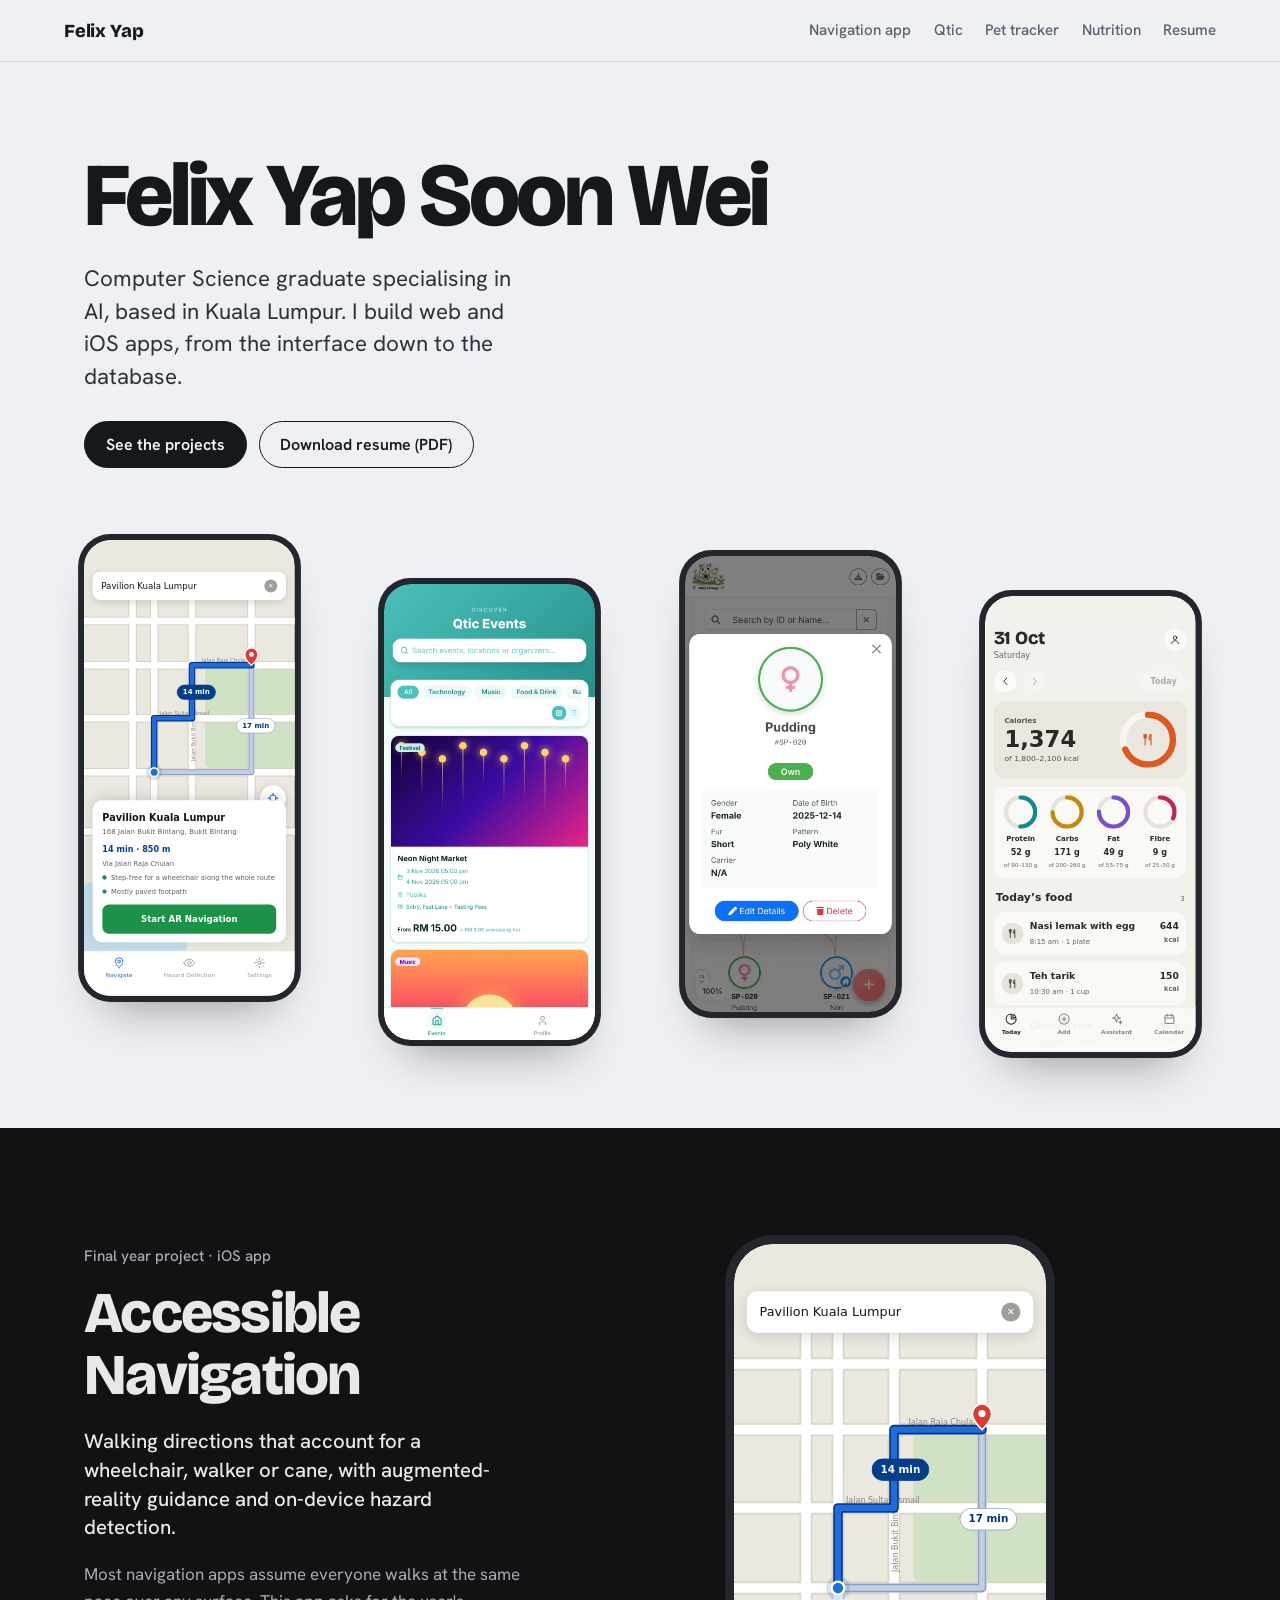
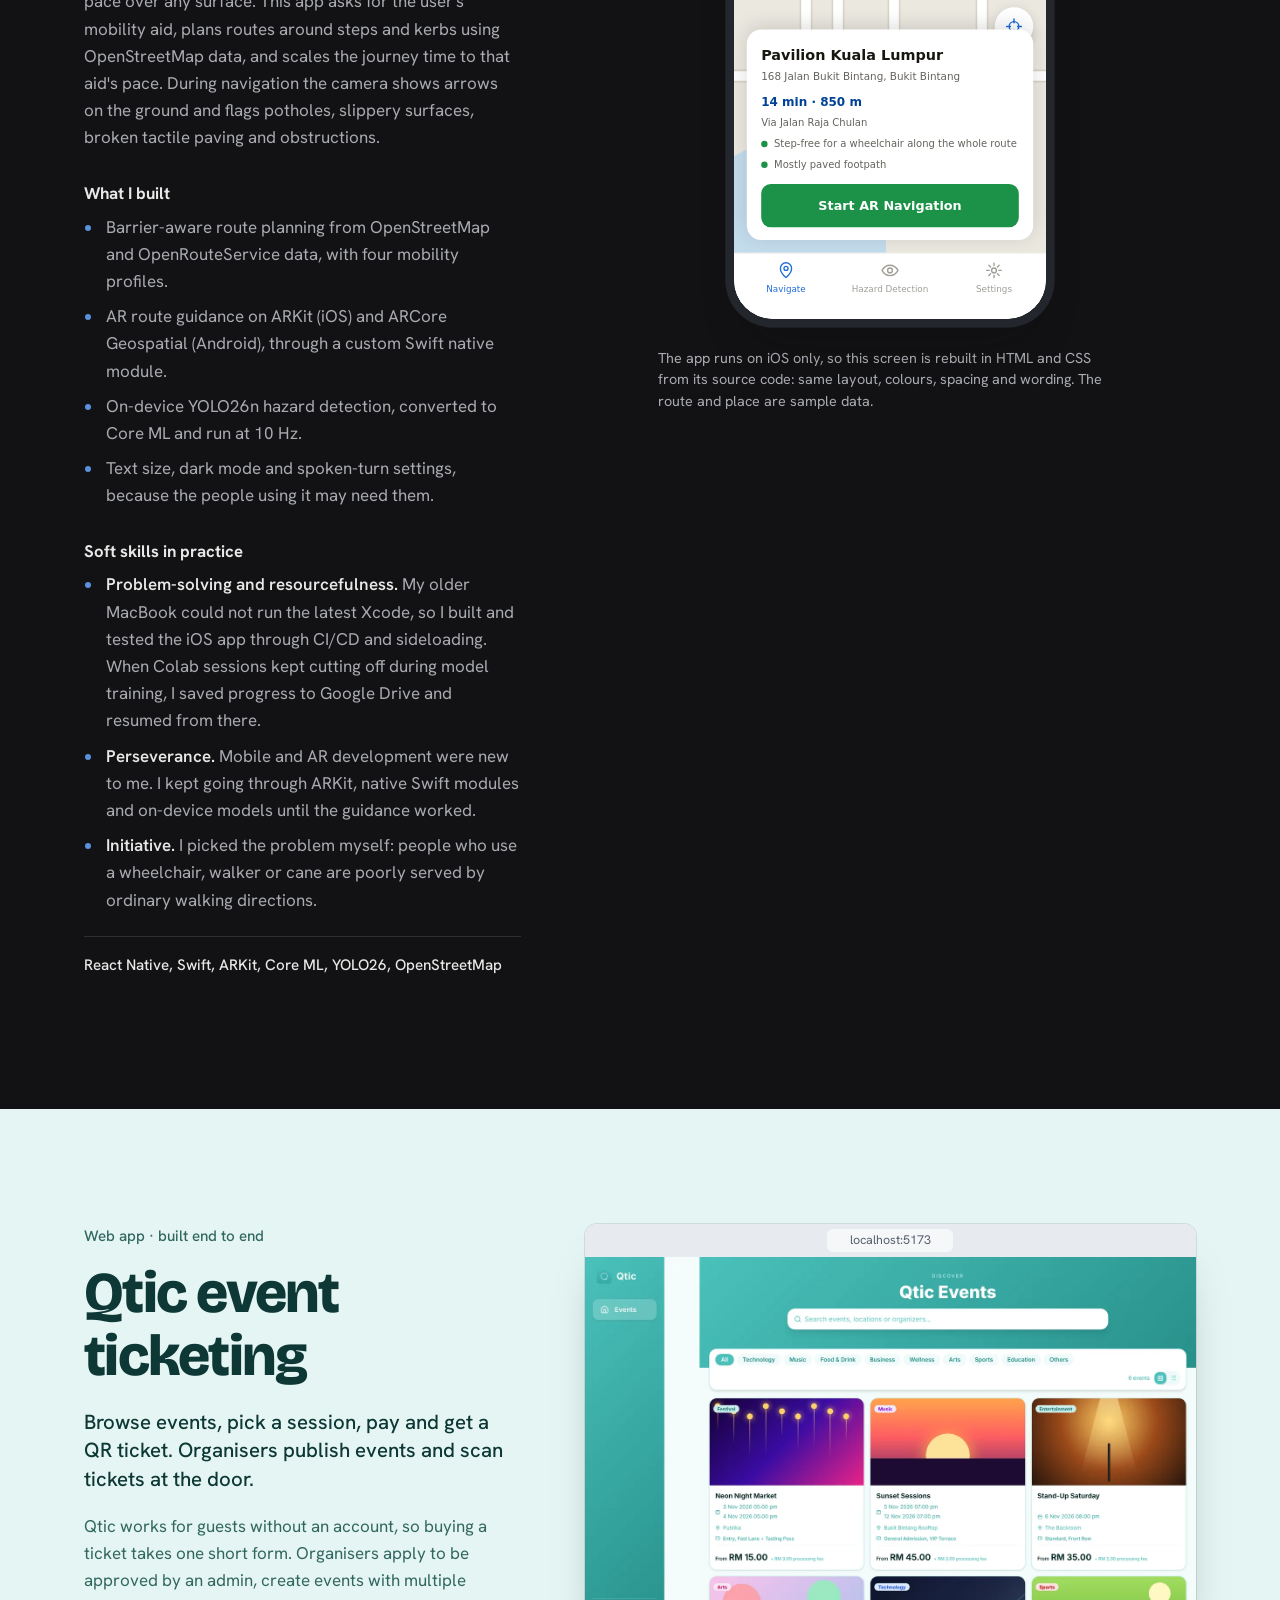
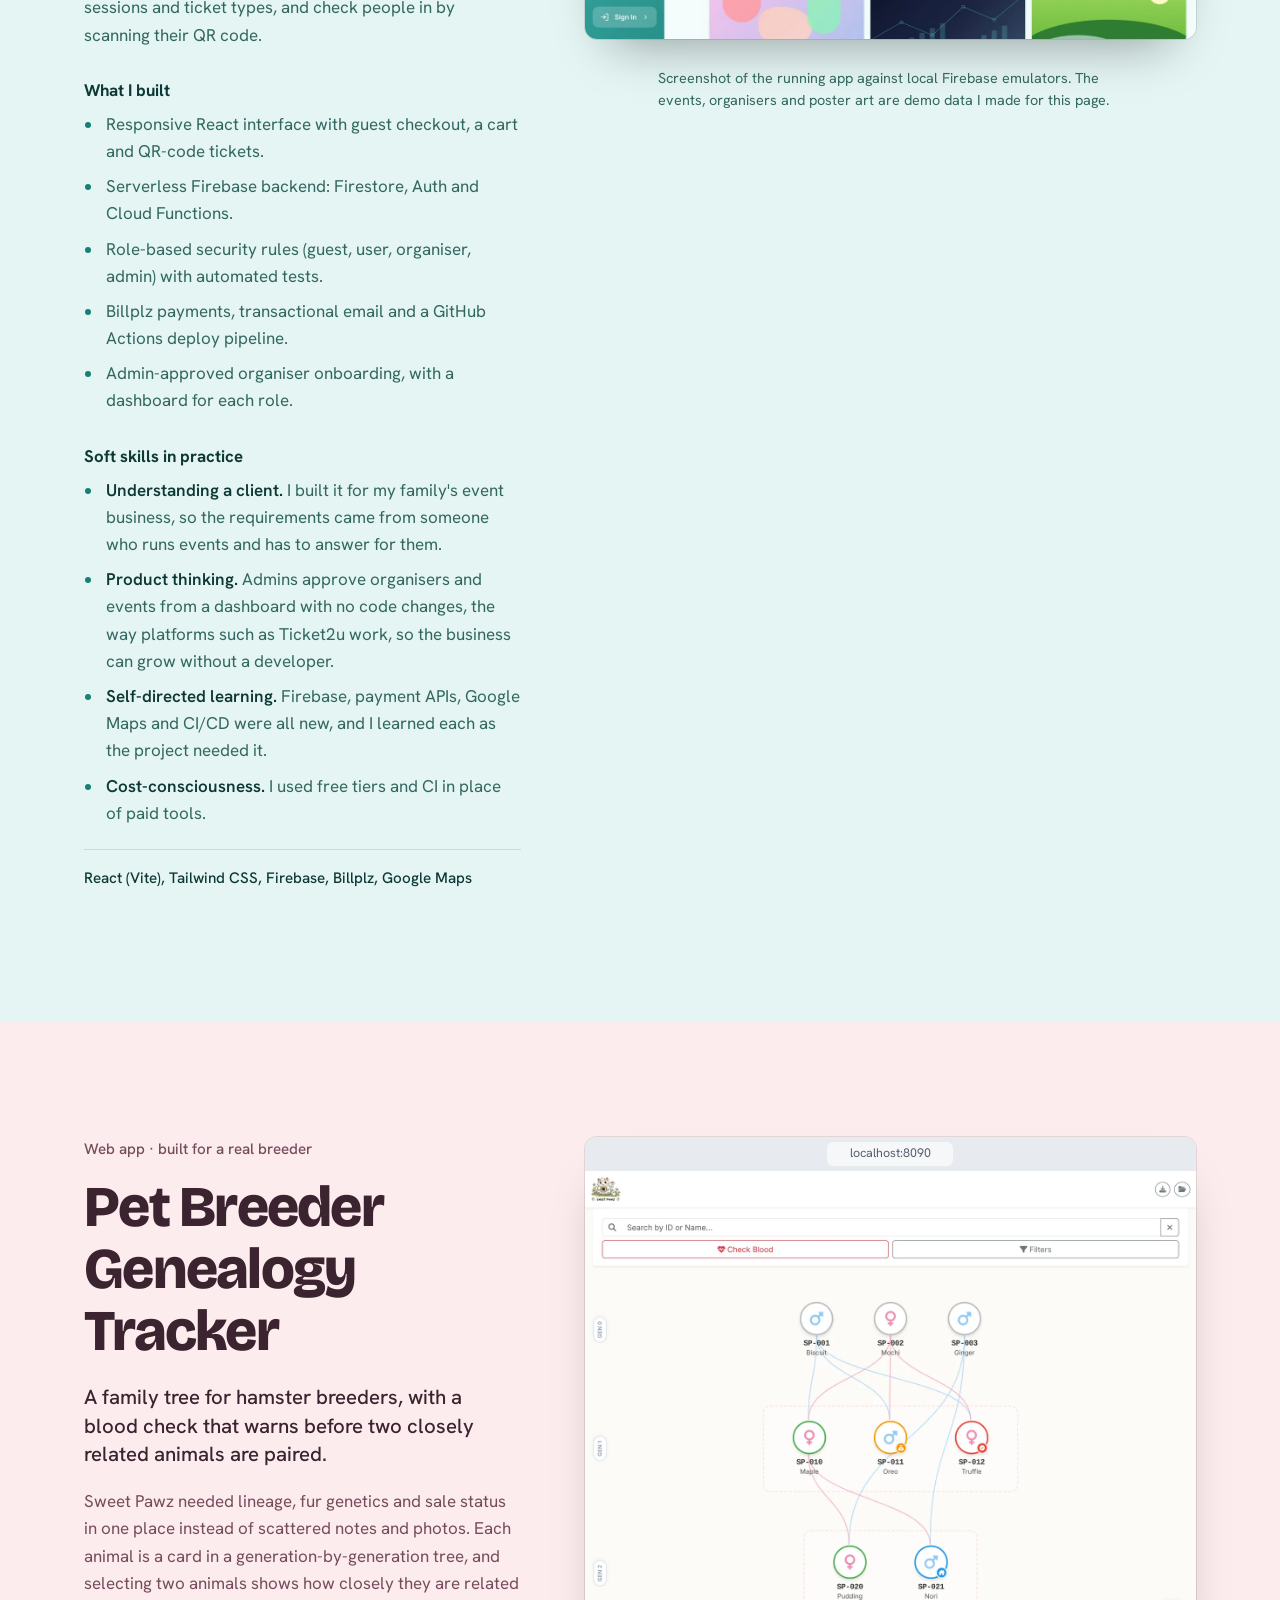
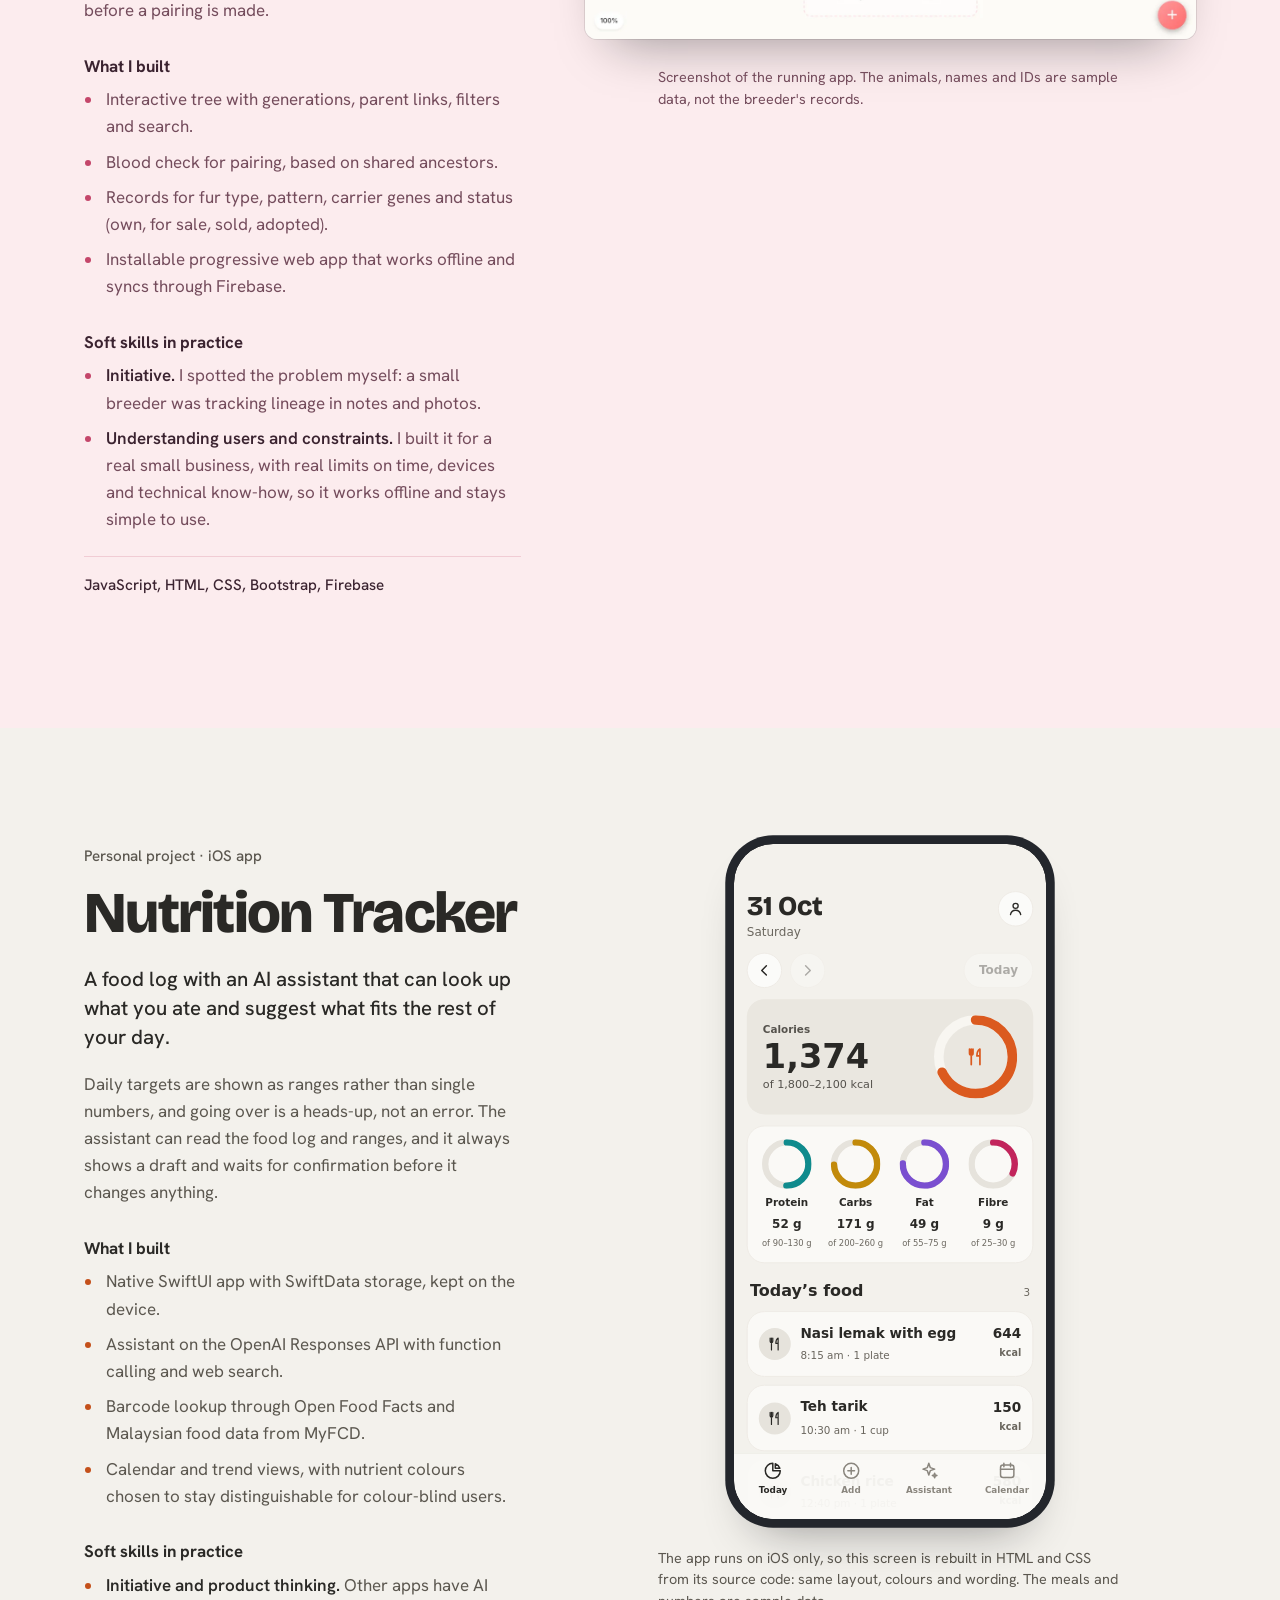
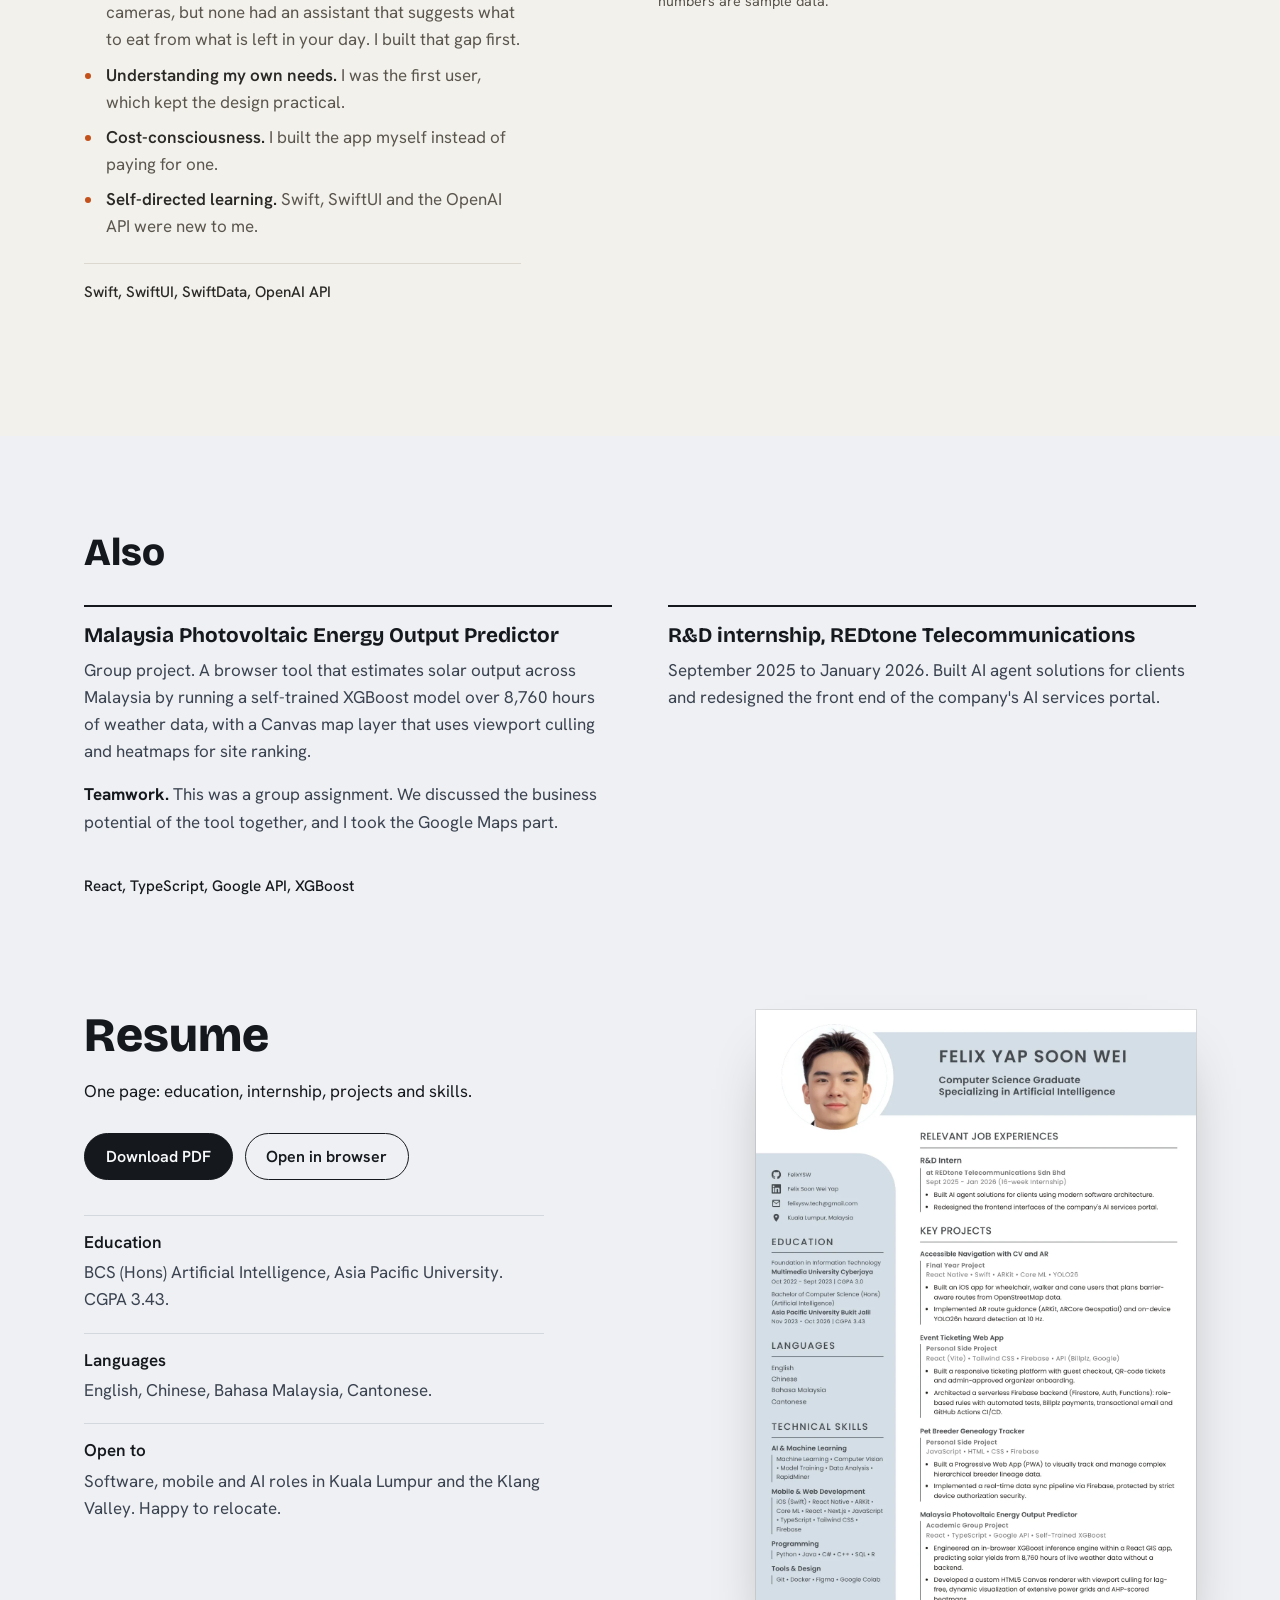
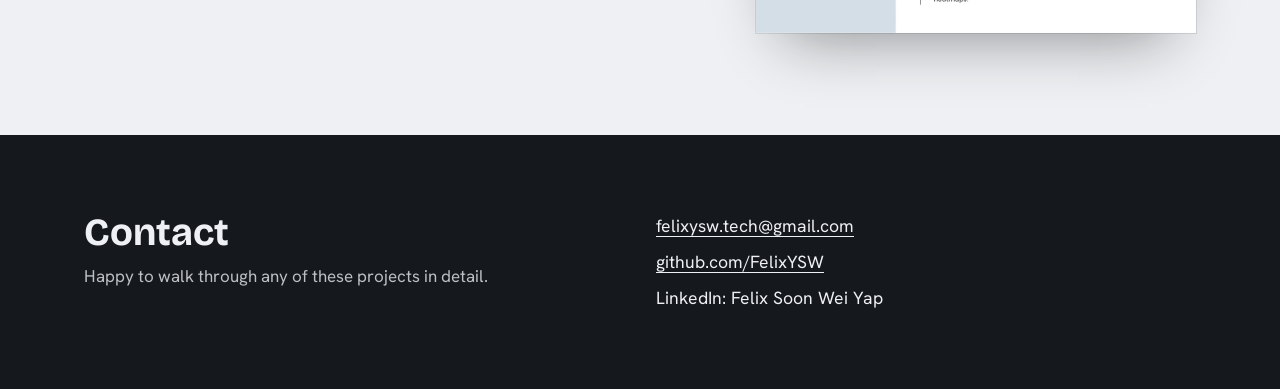
<file: index.html>
<!doctype html>
<html lang="en">
<head>
<meta charset="utf-8">
<meta name="viewport" content="width=device-width, initial-scale=1">
<title>Felix Yap | Portfolio</title>
<meta name="description" content="Felix Yap Soon Wei, Computer Science (AI) graduate in Kuala Lumpur. Projects: Accessible Navigation, Qtic event ticketing, Pet Breeder Genealogy Tracker and a nutrition tracker.">
<meta name="theme-color" content="#eef0f3">
<link rel="preconnect" href="https://fonts.googleapis.com">
<link rel="preconnect" href="https://fonts.gstatic.com" crossorigin>
<link href="https://fonts.googleapis.com/css2?family=Bricolage+Grotesque:opsz,wght@12..96,500;12..96,700;12..96,800&family=Hanken+Grotesk:wght@400;500;600&display=swap" rel="stylesheet">
<link rel="stylesheet" href="styles.css">
<link rel="stylesheet" href="screens.css">
</head>
<body>
<a class="skip" href="#projects">Skip to projects</a>

<header class="top">
  <a class="top__name" href="#top">Felix Yap</a>
  <nav aria-label="Sections">
    <a href="#navigation">Navigation app</a>
    <a href="#qtic">Qtic</a>
    <a href="#pets">Pet tracker</a>
    <a href="#nutrition">Nutrition</a>
    <a href="#resume">Resume</a>
  </nav>
</header>

<main id="top">

<section class="hero">
  <div class="hero__copy">
    <h1>Felix Yap Soon Wei</h1>
    <p class="hero__lead">Computer Science graduate specialising in AI, based in Kuala Lumpur. I build web and iOS apps, from the interface down to the database.</p>
    <p class="actions">
      <a class="btn btn--solid" href="#projects">See the projects</a>
      <a class="btn" href="assets/Felix-Yap-Soon-Wei-Resume.pdf" download>Download resume (PDF)</a>
    </p>
  </div>

  <ul class="hero__strip" aria-label="Project screens; each links to its project">
    <li class="strip__item strip__item--1">
      <a href="#navigation" aria-label="Accessible Navigation">
        <div class="phone"><div class="phone__screen"><div class="app" data-screen="nav-map" aria-hidden="true"></div></div></div>
      </a>
    </li>
    <li class="strip__item strip__item--2">
      <a href="#qtic" aria-label="Qtic event ticketing">
        <div class="phone"><div class="phone__screen"><img src="assets/shots/qtic-events.webp" width="780" height="1688" alt=""></div></div>
      </a>
    </li>
    <li class="strip__item strip__item--3">
      <a href="#pets" aria-label="Pet Breeder Genealogy Tracker">
        <div class="phone"><div class="phone__screen"><img src="assets/shots/pet-detail-m.webp" width="780" height="1688" alt=""></div></div>
      </a>
    </li>
    <li class="strip__item strip__item--4">
      <a href="#nutrition" aria-label="Nutrition Tracker">
        <div class="phone"><div class="phone__screen"><div class="app" data-screen="nut-today" aria-hidden="true"></div></div></div>
      </a>
    </li>
  </ul>
</section>

<div id="projects"></div>

<section class="project" id="navigation" data-app="nav">
  <div class="project__text">
    <p class="project__kind">Final year project &middot; iOS app</p>
    <h2>Accessible Navigation</h2>
    <p class="project__lead">Walking directions that account for a wheelchair, walker or cane, with augmented-reality guidance and on-device hazard detection.</p>
    <p>Most navigation apps assume everyone walks at the same pace over any surface. This app asks for the user's mobility aid, plans routes around steps and kerbs using OpenStreetMap data, and scales the journey time to that aid's pace. During navigation the camera shows arrows on the ground and flags potholes, slippery surfaces, broken tactile paving and obstructions.</p>
    <h3>What I built</h3>
    <ul class="list">
      <li>Barrier-aware route planning from OpenStreetMap and OpenRouteService data, with four mobility profiles.</li>
      <li>AR route guidance on ARKit (iOS) and ARCore Geospatial (Android), through a custom Swift native module.</li>
      <li>On-device YOLO26n hazard detection, converted to Core ML and run at 10 Hz.</li>
      <li>Text size, dark mode and spoken-turn settings, because the people using it may need them.</li>
    </ul>
        <h3>Soft skills in practice</h3>
    <ul class="list list--soft">
      <li><strong>Problem-solving and resourcefulness.</strong> My older MacBook could not run the latest Xcode, so I built and tested the iOS app through CI/CD and sideloading. When Colab sessions kept cutting off during model training, I saved progress to Google Drive and resumed from there.</li>
      <li><strong>Perseverance.</strong> Mobile and AR development were new to me. I kept going through ARKit, native Swift modules and on-device models until the guidance worked.</li>
      <li><strong>Initiative.</strong> I picked the problem myself: people who use a wheelchair, walker or cane are poorly served by ordinary walking directions.</li>
    </ul>
    <p class="stack">React Native, Swift, ARKit, Core ML, YOLO26, OpenStreetMap</p>
  </div>
  <div class="project__visual">
    <div class="duo">
      <figure class="phone" style="--k:.8"><div class="phone__screen"><div class="app" data-screen="nav-map" role="img" aria-label="The Navigate screen with a planned route and a route summary panel"></div></div></figure>
    </div>
    <p class="caption">The app runs on iOS only, so this screen is rebuilt in HTML and CSS from its source code: same layout, colours, spacing and wording. The route and place are sample data.</p>
  </div>
</section>

<section class="project" id="qtic" data-app="qtic">
  <div class="project__text">
    <p class="project__kind">Web app &middot; built end to end</p>
    <h2>Qtic event ticketing</h2>
    <p class="project__lead">Browse events, pick a session, pay and get a QR ticket. Organisers publish events and scan tickets at the door.</p>
    <p>Qtic works for guests without an account, so buying a ticket takes one short form. Organisers apply to be approved by an admin, create events with multiple sessions and ticket types, and check people in by scanning their QR code.</p>
    <h3>What I built</h3>
    <ul class="list">
      <li>Responsive React interface with guest checkout, a cart and QR-code tickets.</li>
      <li>Serverless Firebase backend: Firestore, Auth and Cloud Functions.</li>
      <li>Role-based security rules (guest, user, organiser, admin) with automated tests.</li>
      <li>Billplz payments, transactional email and a GitHub Actions deploy pipeline.</li>
      <li>Admin-approved organiser onboarding, with a dashboard for each role.</li>
    </ul>
        <h3>Soft skills in practice</h3>
    <ul class="list list--soft">
      <li><strong>Understanding a client.</strong> I built it for my family's event business, so the requirements came from someone who runs events and has to answer for them.</li>
      <li><strong>Product thinking.</strong> Admins approve organisers and events from a dashboard with no code changes, the way platforms such as Ticket2u work, so the business can grow without a developer.</li>
      <li><strong>Self-directed learning.</strong> Firebase, payment APIs, Google Maps and CI/CD were all new, and I learned each as the project needed it.</li>
      <li><strong>Cost-consciousness.</strong> I used free tiers and CI in place of paid tools.</li>
    </ul>
    <p class="stack">React (Vite), Tailwind CSS, Firebase, Billplz, Google Maps</p>
  </div>
  <div class="project__visual">
    <figure class="browser">
      <div class="browser__bar"><span>localhost:5173</span></div>
      <img src="assets/shots/qtic-desktop.webp" width="1400" height="875" alt="Qtic events page on desktop: a search bar, category filters and a grid of event cards with prices">
    </figure>
    <p class="caption">Screenshot of the running app against local Firebase emulators. The events, organisers and poster art are demo data I made for this page.</p>
  </div>
</section>

<section class="project" id="pets" data-app="pet">
  <div class="project__text">
    <p class="project__kind">Web app &middot; built for a real breeder</p>
    <h2>Pet Breeder Genealogy Tracker</h2>
    <p class="project__lead">A family tree for hamster breeders, with a blood check that warns before two closely related animals are paired.</p>
    <p>Sweet Pawz needed lineage, fur genetics and sale status in one place instead of scattered notes and photos. Each animal is a card in a generation-by-generation tree, and selecting two animals shows how closely they are related before a pairing is made.</p>
    <h3>What I built</h3>
    <ul class="list">
      <li>Interactive tree with generations, parent links, filters and search.</li>
      <li>Blood check for pairing, based on shared ancestors.</li>
      <li>Records for fur type, pattern, carrier genes and status (own, for sale, sold, adopted).</li>
      <li>Installable progressive web app that works offline and syncs through Firebase.</li>
    </ul>
        <h3>Soft skills in practice</h3>
    <ul class="list list--soft">
      <li><strong>Initiative.</strong> I spotted the problem myself: a small breeder was tracking lineage in notes and photos.</li>
      <li><strong>Understanding users and constraints.</strong> I built it for a real small business, with real limits on time, devices and technical know-how, so it works offline and stays simple to use.</li>
    </ul>
    <p class="stack">JavaScript, HTML, CSS, Bootstrap, Firebase</p>
  </div>
  <div class="project__visual">
    <figure class="browser">
      <div class="browser__bar"><span>localhost:8090</span></div>
      <img src="assets/shots/pet-tree-d.webp" width="1400" height="1071" alt="Family tree with three generations of hamsters, coloured rings showing status, and Check Blood and Filters buttons">
    </figure>
    <p class="caption">Screenshot of the running app. The animals, names and IDs are sample data, not the breeder's records.</p>
  </div>
</section>

<section class="project" id="nutrition" data-app="nut">
  <div class="project__text">
    <p class="project__kind">Personal project &middot; iOS app</p>
    <h2>Nutrition Tracker</h2>
    <p class="project__lead">A food log with an AI assistant that can look up what you ate and suggest what fits the rest of your day.</p>
    <p>Daily targets are shown as ranges rather than single numbers, and going over is a heads-up, not an error. The assistant can read the food log and ranges, and it always shows a draft and waits for confirmation before it changes anything.</p>
    <h3>What I built</h3>
    <ul class="list">
      <li>Native SwiftUI app with SwiftData storage, kept on the device.</li>
      <li>Assistant on the OpenAI Responses API with function calling and web search.</li>
      <li>Barcode lookup through Open Food Facts and Malaysian food data from MyFCD.</li>
      <li>Calendar and trend views, with nutrient colours chosen to stay distinguishable for colour-blind users.</li>
    </ul>
        <h3>Soft skills in practice</h3>
    <ul class="list list--soft">
      <li><strong>Initiative and product thinking.</strong> Other apps have AI cameras, but none had an assistant that suggests what to eat from what is left in your day. I built that gap first.</li>
      <li><strong>Understanding my own needs.</strong> I was the first user, which kept the design practical.</li>
      <li><strong>Cost-consciousness.</strong> I built the app myself instead of paying for one.</li>
      <li><strong>Self-directed learning.</strong> Swift, SwiftUI and the OpenAI API were new to me.</li>
    </ul>
    <p class="stack">Swift, SwiftUI, SwiftData, OpenAI API</p>
  </div>
  <div class="project__visual">
    <div class="duo">
      <figure class="phone" style="--k:.8"><div class="phone__screen"><div class="app" data-screen="nut-today" role="img" aria-label="The Today screen: calorie ring, four macro rings and the food log"></div></div></figure>
    </div>
    <p class="caption">The app runs on iOS only, so this screen is rebuilt in HTML and CSS from its source code: same layout, colours and wording. The meals and numbers are sample data.</p>
  </div>
</section>

<section class="also" aria-labelledby="also-h">
  <h2 id="also-h">Also</h2>
  <div class="also__grid">
    <article>
      <h3>Malaysia Photovoltaic Energy Output Predictor</h3>
      <p>Group project. A browser tool that estimates solar output across Malaysia by running a self-trained XGBoost model over 8,760 hours of weather data, with a Canvas map layer that uses viewport culling and heatmaps for site ranking.</p>
      <p><strong>Teamwork.</strong> This was a group assignment. We discussed the business potential of the tool together, and I took the Google Maps part.</p>
      <p class="stack">React, TypeScript, Google API, XGBoost</p>
    </article>
    <article>
      <h3>R&amp;D internship, REDtone Telecommunications</h3>
      <p>September 2025 to January 2026. Built AI agent solutions for clients and redesigned the front end of the company's AI services portal.</p>
    </article>
  </div>
</section>

<section class="resume" id="resume">
  <div class="resume__text">
    <h2>Resume</h2>
    <p>One page: education, internship, projects and skills.</p>
    <p class="actions">
      <a class="btn btn--solid" href="assets/Felix-Yap-Soon-Wei-Resume.pdf" download>Download PDF</a>
      <a class="btn" href="resume.html">Open in browser</a>
    </p>
    <dl class="facts">
      <div><dt>Education</dt><dd>BCS (Hons) Artificial Intelligence, Asia Pacific University. CGPA 3.43.</dd></div>
      <div><dt>Languages</dt><dd>English, Chinese, Bahasa Malaysia, Cantonese.</dd></div>
      <div><dt>Open to</dt><dd>Software, mobile and AI roles in Kuala Lumpur and the Klang Valley. Happy to relocate.</dd></div>
    </dl>
  </div>
  <a class="resume__page" href="assets/Felix-Yap-Soon-Wei-Resume.pdf" aria-label="Open the resume PDF">
    <img src="assets/resume-preview.webp" width="1240" height="1754" alt="Preview of the one-page resume">
  </a>
</section>

</main>

<footer class="foot" id="contact">
  <div>
    <h2>Contact</h2>
    <p>Happy to walk through any of these projects in detail.</p>
  </div>
  <ul>
    <li><a href="mailto:felixysw.tech@gmail.com">felixysw.tech@gmail.com</a></li>
    <li><a href="https://github.com/FelixYSW">github.com/FelixYSW</a></li>
    <li>LinkedIn: Felix Soon Wei Yap</li>
  </ul>
</footer>

<script src="screens.js"></script>
</body>
</html>
</file>
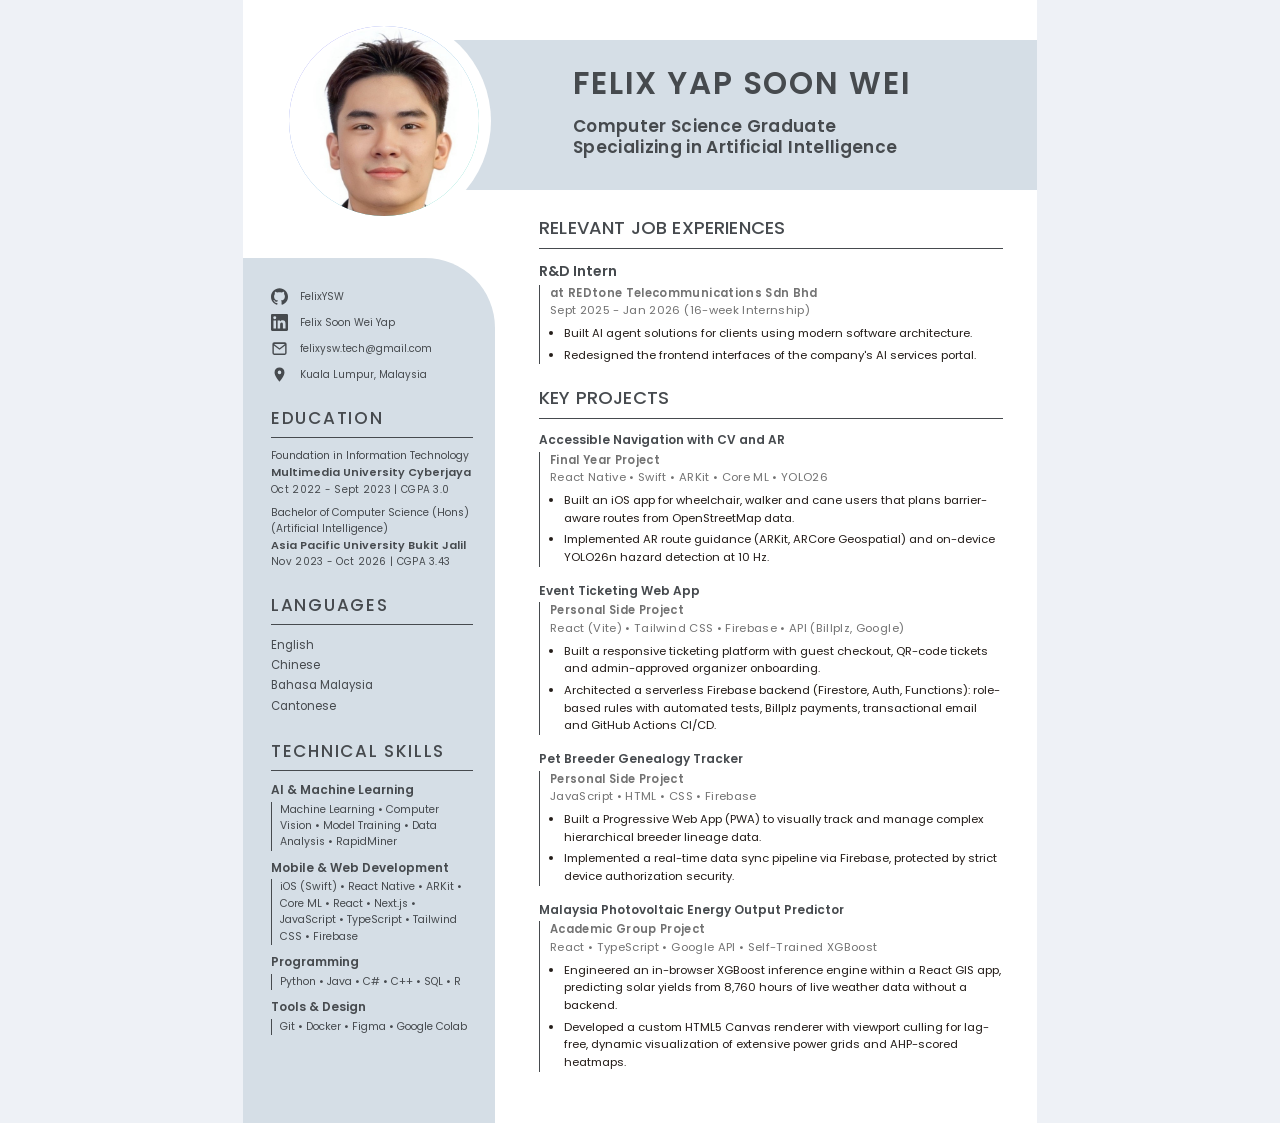
<file: resume.html>
<!doctype html>
<html lang="en">
<head>
  <meta charset="utf-8">
  <meta name="viewport" content="width=device-width, initial-scale=1">
  <title>Felix Yap Soon Wei · Resume</title>
  <link rel="preconnect" href="https://fonts.googleapis.com">
  <link rel="preconnect" href="https://fonts.gstatic.com" crossorigin>
  <link href="https://fonts.googleapis.com/css2?family=Poppins:wght@400;500;600;700&family=Space+Grotesk:wght@500;700&display=swap" rel="stylesheet">
  <style>
    @page { size: A4; margin: 0; }
    * { box-sizing: border-box; margin: 0; padding: 0; }
    html, body { background: #eef1f6; }
    body {
      font-family: "Poppins", system-ui, -apple-system, "Segoe UI", sans-serif; color: #464a4e; font-size: 11.4px; line-height: 1.55;
      -webkit-print-color-adjust: exact; print-color-adjust: exact;
    }
    .page { width: 794px; height: 1123px; margin: 0 auto; background: #fff; position: relative; overflow: hidden; display: grid; grid-template-columns: 252px 1fr; }
    .banner { position: absolute; left: 124px; top: 40px; width: 700px; height: 150px; background: #d5dee6; }
    .side { background: #d5dee6; margin-top: 258px; border-top-right-radius: 70px; padding: 30px 22px 30px 28px; }
    .photo { position: absolute; left: 34px; top: 14px; width: 214px; height: 214px; border-radius: 50%; background: #fff; display: grid; place-items: center; z-index: 2; }
    .photo div { width: 190px; height: 190px; border-radius: 50%; background: linear-gradient(135deg, #8b6cff, #3ee6b0); display: grid; place-items: center; font-family: "Space Grotesk"; font-weight: 700; font-size: 58px; color: #fff; overflow: hidden; position: relative; }
    .photo img { position: absolute; inset: 0; width: 100%; height: 100%; object-fit: cover; }
    .head { position: absolute; left: 330px; top: 66px; width: 440px; z-index: 2; }
    .head h1 { font-family: "Poppins"; font-weight: 600; font-size: 31px; letter-spacing: .06em; text-transform: uppercase; line-height: 1.15; color: #464a4e; }
    .head h2 { font-weight: 600; font-size: 17px; line-height: 1.25; margin-top: 14px; letter-spacing: .02em; }
    .main { padding: 214px 34px 24px 44px; grid-column: 2; grid-row: 1; }
    .side { grid-column: 1; grid-row: 1; }
    h3.sec { font-weight: 500; font-size: 18px; text-transform: uppercase; letter-spacing: .01em; padding-bottom: 6px; border-bottom: 1px solid #464a4e; margin-bottom: 12px; }
    .side h3.sec { font-size: 17px; letter-spacing: .1em; margin: 22px 0 10px; }
    .contact div { display: flex; align-items: center; gap: 12px; margin-bottom: 9px; font-size: 10px; }
    .contact svg { flex: none; width: 17px; height: 17px; fill: #464a4e; }
    .edu b { display: block; font-size: 11px; font-weight: 600; }
    .edu small { display: block; font-size: 10px; letter-spacing: .03em; margin-bottom: 8px; }
    .edu p { font-size: 10.4px; }
    .lang { font-size: 11.5px; line-height: 1.75; }
    .sk h4 { font-size: 12px; font-weight: 600; margin: 8px 0 2px; }
    .sk p { font-size: 10.6px; padding-left: 8px; border-left: 1px solid #464a4e; }
    .job { margin-bottom: 14px; }
    .job h4 { font-size: 14px; font-weight: 600; }
    .job .meta { padding-left: 10px; border-left: 1px solid #464a4e; margin-top: 2px; }
    .job .org { font-weight: 600; color: #737373; font-size: 11.4px; letter-spacing: .03em; }
    .job .tags { color: #737373; font-size: 11.4px; letter-spacing: .03em; }
    .job ul { margin: 5px 0 0 14px; color: #241d19; }
    .job li { margin-bottom: 4px; }
    .proj { margin-bottom: 15px; }
    .proj h4 { font-size: 12px; font-weight: 600; }
  </style>
</head>
<body>
  <div class="page">
    <div class="banner"></div>
    <div class="photo"><div>FY<img src="assets/photo.jpg" alt="" onerror="this.remove()"></div></div>
    <div class="head">
      <h1>Felix Yap Soon Wei</h1>
      <h2>Computer Science Graduate<br>Specializing in Artificial Intelligence</h2>
    </div>

    <aside class="side">
      <div class="contact">
        <div><svg viewBox="0 0 24 24"><path d="M12 .297c-6.63 0-12 5.373-12 12 0 5.303 3.438 9.8 8.205 11.385.6.113.82-.258.82-.577 0-.285-.01-1.04-.015-2.04-3.338.724-4.042-1.61-4.042-1.61C4.422 18.07 3.633 17.7 3.633 17.7c-1.087-.744.084-.729.084-.729 1.205.084 1.838 1.236 1.838 1.236 1.07 1.835 2.809 1.305 3.495.998.108-.776.417-1.305.76-1.605-2.665-.3-5.466-1.332-5.466-5.93 0-1.31.465-2.38 1.235-3.22-.135-.303-.54-1.523.105-3.176 0 0 1.005-.322 3.3 1.23.96-.267 1.98-.399 3-.405 1.02.006 2.04.138 3 .405 2.28-1.552 3.285-1.23 3.285-1.23.645 1.653.24 2.873.12 3.176.765.84 1.23 1.91 1.23 3.22 0 4.61-2.805 5.625-5.475 5.92.42.36.81 1.096.81 2.22 0 1.606-.015 2.896-.015 3.286 0 .315.21.69.825.57C20.565 22.092 24 17.592 24 12.297c0-6.627-5.373-12-12-12"/></svg>FelixYSW</div>
        <div><svg viewBox="0 0 24 24"><path d="M20.4 20.5h-3.600v-5.600c0-1.300 0-3-1.800-3s-2.100 1.400-2.100 2.900v5.700H9.400V9h3.400v1.600c.5-.9 1.600-1.800 3.400-1.800 3.600 0 4.300 2.400 4.300 5.500v6.200zM5.300 7.400a2.100 2.100 0 1 1 0-4.200 2.100 2.100 0 0 1 0 4.200zm1.800 13.100H3.500V9h3.600v11.500zM22.200 0H1.800C.8 0 0 .8 0 1.700v20.600c0 .9.8 1.700 1.800 1.700h20.400c1 0 1.800-.8 1.800-1.700V1.700C24 .8 23.200 0 22.200 0z"/></svg>Felix Soon Wei Yap</div>
        <div><svg viewBox="0 0 24 24"><path d="M2 5.500A2.500 2.500 0 0 1 4.500 3h15A2.500 2.500 0 0 1 22 5.500v13a2.500 2.500 0 0 1-2.500 2.500h-15A2.500 2.500 0 0 1 2 18.500v-13zm2.300.2 7.700 6.100 7.700-6.100H4.300zM20 7.700l-7.400 5.800a1 1 0 0 1-1.200 0L4 7.700v10.800a.5.5 0 0 0 .5.500h15a.5.5 0 0 0 .5-.5V7.700z"/></svg>felixysw.tech@gmail.com</div>
        <div><svg viewBox="0 0 24 24"><path d="M12 2a7 7 0 0 0-7 7c0 5.200 7 13 7 13s7-7.800 7-13a7 7 0 0 0-7-7zm0 9.500A2.500 2.500 0 1 1 12 6.500a2.500 2.500 0 0 1 0 5z"/></svg>Kuala Lumpur, Malaysia</div>
      </div>

      <h3 class="sec">Education</h3>
      <div class="edu">
        <p>Foundation in Information Technology</p>
        <b>Multimedia University Cyberjaya</b>
        <small>Oct 2022 - Sept 2023 | CGPA 3.0</small>
        <p>Bachelor of Computer Science (Hons) (Artificial Intelligence)</p>
        <b>Asia Pacific University Bukit Jalil</b>
        <small>Nov 2023 - Oct 2026 | CGPA 3.43</small>
      </div>

      <h3 class="sec">Languages</h3>
      <div class="lang">English<br>Chinese<br>Bahasa Malaysia<br>Cantonese</div>

      <h3 class="sec">Technical skills</h3>
      <div class="sk">
        <h4>AI &amp; Machine Learning</h4>
        <p>Machine Learning • Computer Vision • Model Training • Data Analysis • RapidMiner</p>
        <h4>Mobile &amp; Web Development</h4>
        <p>iOS (Swift) • React Native • ARKit • Core ML • React • Next.js • JavaScript • TypeScript • Tailwind CSS • Firebase</p>
        <h4>Programming</h4>
        <p>Python • Java • C# • C++ • SQL • R</p>
        <h4>Tools &amp; Design</h4>
        <p>Git • Docker • Figma • Google Colab</p>
      </div>
    </aside>

    <section class="main">
      <h3 class="sec">Relevant job experiences</h3>
      <div class="job">
        <h4>R&amp;D Intern</h4>
        <div class="meta">
          <div class="org">at REDtone Telecommunications Sdn Bhd</div>
          <div class="tags">Sept 2025 - Jan 2026 (16-week Internship)</div>
          <ul>
            <li>Built AI agent solutions for clients using modern software architecture.</li>
            <li>Redesigned the frontend interfaces of the company's AI services portal.</li>
          </ul>
        </div>
      </div>

      <h3 class="sec" style="margin-top:20px">Key projects</h3>
      <div class="job proj">
        <h4>Accessible Navigation with CV and AR</h4>
        <div class="meta">
          <div class="org">Final Year Project</div>
          <div class="tags">React Native • Swift • ARKit • Core ML • YOLO26</div>
          <ul>
            <li>Built an iOS app for wheelchair, walker and cane users that plans barrier-aware routes from OpenStreetMap data.</li>
            <li>Implemented AR route guidance (ARKit, ARCore Geospatial) and on-device YOLO26n hazard detection at 10 Hz.</li>
          </ul>
        </div>
      </div>
      <div class="job proj">
        <h4>Event Ticketing Web App</h4>
        <div class="meta">
          <div class="org">Personal Side Project</div>
          <div class="tags">React (Vite) • Tailwind CSS • Firebase • API (Billplz, Google)</div>
          <ul>
            <li>Built a responsive ticketing platform with guest checkout, QR-code tickets and admin-approved organizer onboarding.</li>
            <li>Architected a serverless Firebase backend (Firestore, Auth, Functions): role-based rules with automated tests, Billplz payments, transactional email and GitHub Actions CI/CD.</li>
          </ul>
        </div>
      </div>
      <div class="job proj">
        <h4>Pet Breeder Genealogy Tracker</h4>
        <div class="meta">
          <div class="org">Personal Side Project</div>
          <div class="tags">JavaScript • HTML • CSS • Firebase</div>
          <ul>
            <li>Built a Progressive Web App (PWA) to visually track and manage complex hierarchical breeder lineage data.</li>
            <li>Implemented a real-time data sync pipeline via Firebase, protected by strict device authorization security.</li>
          </ul>
        </div>
      </div>
      <div class="job proj">
        <h4>Malaysia Photovoltaic Energy Output Predictor</h4>
        <div class="meta">
          <div class="org">Academic Group Project</div>
          <div class="tags">React • TypeScript • Google API • Self-Trained XGBoost</div>
          <ul>
            <li>Engineered an in-browser XGBoost inference engine within a React GIS app, predicting solar yields from 8,760 hours of live weather data without a backend.</li>
            <li>Developed a custom HTML5 Canvas renderer with viewport culling for lag-free, dynamic visualization of extensive power grids and AHP-scored heatmaps.</li>
          </ul>
        </div>
      </div>
    </section>
  </div>
</body>
</html>
</file>
<file: styles.css>
:root {
  --paper: #eef0f3;
  --ink: #15181d;
  --muted: #566070;
  --line: #d3d8df;
  --focus: #1d5fd1;
  --display: "Bricolage Grotesque", "Avenir Next", "Segoe UI", system-ui, sans-serif;
  --text: "Hanken Grotesk", "Avenir Next", "Segoe UI", system-ui, sans-serif;
  --gutter: clamp(1.25rem, 5vw, 4rem);
  --max: 1240px;
  --white: #f9fafb;
  --ink-2: #2c333d;
  --ink-3: #3b4350;
  --bezel: #23262c;
  --screen-black: #0b0c0e;
  --bar: #e7eaee;
  --bar-chip: #f6f7f9;
  --bar-text: #566070;
  --top-bg: #eef0f3;
  --shade-1: rgba(11, 12, 14, .1);
  --shade-2: rgba(11, 12, 14, .4);
  --shade-3: rgba(11, 12, 14, .45);
  --nav-bg: #121214; --nav-fg: #e8e8e6; --nav-soft: #a9abb0; --nav-accent: #5b90dd; --nav-rule: #2f2f31;
  --qtic-bg: #e4f5f3; --qtic-fg: #0d3835; --qtic-soft: #32675f; --qtic-accent: #178078; --qtic-rule: #bfe0dc;
  --pet-bg: #fcecee; --pet-fg: #3b2330; --pet-soft: #744c5c; --pet-accent: #c4466a; --pet-rule: #f1ccd4;
  --nut-bg: #f3f1ec; --nut-fg: #2a2926; --nut-soft: #5b574f; --nut-accent: #c4501a; --nut-rule: #dcd8cf;
}

*, *::before, *::after { box-sizing: border-box; }
html { scroll-behavior: smooth; scroll-padding-top: 4.5rem; overflow-x: clip; -webkit-text-size-adjust: 100%; }
body {
  margin: 0; background: var(--paper); color: var(--ink);
  font: 400 1.0625rem/1.6 var(--text);
  overflow-x: clip;
}
img { display: block; max-width: 100%; }
figure { margin: 0; }
h1, h2, h3, h4 { font-family: var(--display); margin: 0; line-height: 1.08; text-wrap: balance; }
p { margin: 0 0 1rem; }
a { color: inherit; }
:focus-visible { outline: 3px solid var(--focus); outline-offset: 3px; border-radius: 4px; }
.skip { position: absolute; left: -999px; top: 0.5rem; background: var(--ink); color: var(--white); padding: .6rem 1rem; z-index: 20; }
.skip:focus { left: .5rem; }

/* ---------- top bar ---------- */
.top {
  position: sticky; top: 0; z-index: 10;
  display: flex; align-items: center; justify-content: space-between; gap: 1.5rem;
  padding: .85rem var(--gutter);
  background: var(--top-bg);
  border-bottom: 1px solid var(--line);
}
.top__name { font: 800 1.15rem var(--display); text-decoration: none; letter-spacing: -.01em; white-space: nowrap; }
.top nav { display: flex; gap: 1.4rem; overflow-x: auto; scrollbar-width: none; }
.top nav a { text-decoration: none; font-size: .95rem; font-weight: 500; color: var(--muted); white-space: nowrap; padding: .3rem 0; }
.top nav a:hover { color: var(--ink); text-decoration: underline; text-underline-offset: 4px; }

/* ---------- buttons ---------- */
.actions { display: flex; flex-wrap: wrap; gap: .75rem; margin-top: 1.75rem; }
.btn {
  display: inline-flex; align-items: center; min-height: 2.9rem; padding: 0 1.3rem;
  border: 1.5px solid currentColor; border-radius: 999px;
  font-weight: 600; font-size: 1rem; text-decoration: none; color: inherit;
}
.btn--solid { background: var(--ink); color: var(--white); border-color: var(--ink); }
.btn:active { transform: translateY(1px); }
.btn:hover { text-decoration: underline; text-underline-offset: 4px; }

/* ---------- hero ---------- */
.hero {
  max-width: var(--max); margin: 0 auto;
  padding: clamp(3rem, 7vw, 6rem) var(--gutter) clamp(3rem, 6vw, 5rem);
  display: grid; gap: 3.5rem;
}
.hero h1 { font-size: clamp(2.3rem, 9.5vw, 5.6rem); overflow-wrap: anywhere; font-weight: 800; letter-spacing: -.035em; line-height: .98; }
.hero__lead { font-size: clamp(1.15rem, 2vw, 1.4rem); line-height: 1.45; max-width: 34ch; margin: 1.5rem 0 0; color: var(--ink-2); }
.hero__strip { list-style: none; margin: 0; padding: 0; display: flex; justify-content: center; align-items: flex-start; gap: clamp(.6rem, 1.4vw, 1.1rem); }
.strip__item a { display: block; transition: transform .25s ease; }
.strip__item a:hover { transform: translateY(-8px); }
.strip__item--2 { margin-top: 2.75rem; }
.strip__item--3 { margin-top: 1rem; }
.strip__item--4 { margin-top: 3.5rem; }
.hero .phone { --k: .54; }
.hero__strip { justify-content: space-between; }
@media (max-width: 1100px) {
  .hero .phone { --k: .42; }
  .hero__strip { display: grid; grid-template-columns: repeat(2, max-content); justify-content: center; gap: 1.2rem; }
  .strip__item--1, .strip__item--2, .strip__item--3, .strip__item--4 { margin-top: 0; }
  .strip__item--2, .strip__item--4 { margin-top: 2rem; }
}
@media (prefers-reduced-motion: reduce) {
  html { scroll-behavior: auto; }
  .strip__item a { transition: none; }
  .strip__item a:hover { transform: none; }
}

/* ---------- device frames ---------- */
.phone {
  --w: calc(390px * var(--k, .7));
  position: relative; width: var(--w); aspect-ratio: 390 / 844; flex: none;
  border-radius: calc(var(--w) * .125);
  background: var(--screen-black); overflow: hidden;
  box-shadow: 0 0 0 calc(var(--w) * .028) var(--bezel), 0 28px 50px -22px var(--shade-3);
}
.phone__screen { position: absolute; inset: 0; overflow: hidden; border-radius: inherit; }
.phone img { width: 100%; height: 100%; object-fit: cover; }

.browser {
  background: var(--white); border-radius: 12px; overflow: hidden;
  box-shadow: 0 0 0 1px var(--shade-1), 0 28px 50px -26px var(--shade-2);
}
.browser__bar { height: 2.1rem; background: var(--bar); display: flex; align-items: center; justify-content: center; padding: 0 1rem; }
.browser__bar span { font-size: .78rem; color: var(--bar-text); background: var(--bar-chip); border-radius: 6px; padding: .12rem 1.4rem; }
.browser img { width: 100%; height: auto; }

/* ---------- project sections ---------- */
.project {
  --bg: var(--paper); --fg: var(--ink); --soft: var(--muted); --accent: var(--ink); --rule: var(--line);
  background: var(--bg); color: var(--fg);
  padding: clamp(4rem, 9vw, 8rem) var(--gutter);
  display: grid; gap: clamp(2.5rem, 5vw, 4.5rem);
  grid-template-columns: minmax(0, 1fr);
  justify-items: center;
}
.project > * { width: 100%; max-width: 640px; }
@media (min-width: 1000px) {
  .project { grid-template-columns: minmax(0, 5fr) minmax(0, 7fr); justify-items: stretch; max-width: none; padding-inline: max(var(--gutter), calc((100vw - var(--max)) / 2 + var(--gutter))); align-items: start; }
  .project > * { max-width: none; }
  .project__text { position: sticky; top: 6rem; }
}
.project[data-app="nav"] { --bg: var(--nav-bg); --fg: var(--nav-fg); --soft: var(--nav-soft); --accent: var(--nav-accent); --rule: var(--nav-rule); }
.project[data-app="qtic"] { --bg: var(--qtic-bg); --fg: var(--qtic-fg); --soft: var(--qtic-soft); --accent: var(--qtic-accent); --rule: var(--qtic-rule); }
.project[data-app="pet"] { --bg: var(--pet-bg); --fg: var(--pet-fg); --soft: var(--pet-soft); --accent: var(--pet-accent); --rule: var(--pet-rule); }
.project[data-app="nut"] { --bg: var(--nut-bg); --fg: var(--nut-fg); --soft: var(--nut-soft); --accent: var(--nut-accent); --rule: var(--nut-rule); }

.project__kind { font-size: .95rem; color: var(--soft); margin-bottom: .9rem; font-weight: 500; }
.project h2 { font-size: clamp(2.2rem, 4.6vw, 3.6rem); font-weight: 800; letter-spacing: -.03em; }
.project__lead { font-size: 1.28rem; line-height: 1.4; margin: 1.3rem 0 1.2rem; font-weight: 500; max-width: 38ch; }
.project__text p { max-width: 58ch; color: var(--soft); }
.project__text p.project__lead { color: var(--fg); }
.project h3 { font: 700 1.05rem var(--text); margin: 1.9rem 0 .6rem; letter-spacing: 0; }
.list { margin: 0; padding-left: 1.2rem; max-width: 58ch; color: var(--soft); }
.list li { margin-bottom: .5rem; padding-left: .2rem; }
.list li::marker { color: var(--accent); }
.stack { margin-top: 1.4rem; padding-top: 1rem; border-top: 1px solid var(--rule); font-size: .95rem; color: var(--fg) !important; font-weight: 500; }

.project__visual { min-width: 0; }
.duo { display: flex; justify-content: center; align-items: flex-start; gap: 2.2rem clamp(1rem, 3vw, 2.2rem); flex-wrap: wrap; }
.duo--tight { margin-top: 2rem; align-items: center; }
.duo .browser--small { flex: 1 1 18rem; max-width: 34rem; }
.phone--low { margin-top: 3.5rem; }
.caption { margin: 1.8rem auto 0; max-width: 58ch; font-size: .9rem; line-height: 1.5; color: var(--soft); }
@media (max-width: 520px) {
  .phone--low { margin-top: 0; }
}

/* ---------- also ---------- */
.also { max-width: var(--max); margin: 0 auto; padding: clamp(4rem, 8vw, 6rem) var(--gutter); }
.also h2 { font-size: clamp(1.8rem, 3vw, 2.4rem); font-weight: 800; margin-bottom: 2rem; }
.also__grid { display: grid; gap: 2.5rem; }
.also article { border-top: 2px solid var(--ink); padding-top: 1.1rem; }
.also h3 { font-size: 1.3rem; margin-bottom: .6rem; }
.also p { color: var(--ink-3); max-width: 56ch; }
@media (min-width: 900px) { .also__grid { grid-template-columns: 1fr 1fr; gap: 3.5rem; } }

/* ---------- resume ---------- */
.resume {
  max-width: var(--max); margin: 0 auto; padding: 0 var(--gutter) clamp(4rem, 8vw, 7rem);
  display: grid; gap: 3rem; align-items: start;
}
.resume h2 { font-size: clamp(2rem, 4vw, 3rem); font-weight: 800; margin-bottom: 1rem; }
.facts { margin: 2.2rem 0 0; display: grid; gap: 1.2rem; max-width: 46ch; }
.facts div { border-top: 1px solid var(--line); padding-top: .8rem; }
.facts dt { font-weight: 600; }
.facts dd { margin: .2rem 0 0; color: var(--ink-3); }
.resume__page { display: block; max-width: 440px; justify-self: center; width: 100%; box-shadow: 0 0 0 1px var(--shade-1), 0 30px 60px -28px var(--shade-3); background: var(--white); }
.resume__page img { width: 100%; height: auto; }
@media (min-width: 900px) { .resume { grid-template-columns: 1fr minmax(0, 440px); gap: 5rem; } }

/* ---------- footer ---------- */
.foot {
  background: var(--ink); color: var(--paper);
  padding: clamp(3rem, 6vw, 5rem) var(--gutter);
  display: grid; gap: 2rem;
}
.foot > * { max-width: var(--max); }
.foot h2 { font-size: clamp(1.8rem, 3vw, 2.4rem); margin-bottom: .6rem; }
.foot p { color: var(--paper); opacity: .78; margin: 0; }
.foot ul { list-style: none; margin: 0; padding: 0; display: grid; gap: .5rem; font-size: 1.1rem; }
.foot a { text-underline-offset: 4px; }
@media (min-width: 900px) { .foot { grid-template-columns: 1fr 1fr; padding-inline: max(var(--gutter), calc((100vw - var(--max)) / 2 + var(--gutter))); } }


.list--soft strong { color: var(--fg); font-weight: 600; }
.also p strong { color: var(--ink); }
</file>
<file: screens.css>
.app {
  position: absolute; left: 0; top: 0; width: 390px; height: 844px;
  transform: scale(var(--k, .7)); transform-origin: 0 0; overflow: hidden;
  font-family: -apple-system, "SF Pro Text", "Segoe UI", Roboto, system-ui, sans-serif;
  -webkit-font-smoothing: antialiased;
}
.app * { box-sizing: border-box; }
.app h4, .app p { margin: 0; }

/* Rebuilt app screens. Colours here are the apps' own design tokens, copied exactly
   (src/theme/tokens.ts and Components/AppTheme.swift), so they are deliberate literals. */
/* =====================================================
   Rebuilt app screens (390 x 844 logical points)
   ===================================================== */

/* ---- Accessible Navigation: tokens from src/theme/tokens.ts ---- */
.app--nav-map { background: #ebe8e0; color: #181611; }
.nv-map { position: absolute; inset: 0; }
.nv-search {
  position: absolute; left: 16px; right: 16px; top: 59px; height: 52px; padding: 0 16px;
  display: flex; align-items: center; background: #fff; border-radius: 14px;
  box-shadow: 0 4px 16px rgba(0, 0, 0, .14); font-size: 16px;
}
.nv-search i { margin-left: auto; width: 24px; height: 24px; border-radius: 12px; background: #a19e98; color: #fff; font: 700 12px/24px system-ui; text-align: center; font-style: normal; }
.nv-pill {
  position: absolute; height: 28px; padding: 0 10px; border-radius: 14px; background: #fff; color: #003386;
  border: 1.5px solid #8ba0be; font-size: 13px; font-weight: 600; line-height: 25px; white-space: nowrap;
}
.nv-pill--on { background: #013e8b; color: #fff; border-color: #013e8b; }
.nv-recenter { position: absolute; right: 16px; bottom: 342px; width: 48px; height: 48px; border-radius: 24px; background: #fff; display: grid; place-items: center; box-shadow: 0 4px 16px rgba(0, 0, 0, .14); }
.nv-panel { position: absolute; left: 16px; right: 16px; bottom: 99px; background: #fff; border-radius: 18px; padding: 18px 18px 16px; box-shadow: 0 -4px 24px rgba(0, 0, 0, .14); }
.nv-panel__name { font-size: 18px; font-weight: 700; }
.nv-panel__addr { font-size: 13px; color: #65635d; margin-top: 2px; }
.nv-panel__stats { font-size: 15px; font-weight: 600; color: #004296; margin-top: 10px; }
.nv-panel__via { font-size: 12.5px; color: #65635d; margin-top: 4px; }
.nv-row { display: flex; align-items: center; gap: 8px; margin-top: 6px; font-size: 12.5px; color: #65635d; }
.nv-row b { width: 8px; height: 8px; border-radius: 4px; flex: none; }
.nv-start { margin-top: 14px; padding: 14px 0; border-radius: 12px; background: #1b9247; color: #fff; font-size: 16px; font-weight: 700; text-align: center; }
.nv-tabs { position: absolute; left: 0; right: 0; bottom: 0; height: 83px; display: flex; background: #fff; border-top: 1px solid #ecebe7; }
.nv-tab { flex: 1; display: flex; flex-direction: column; align-items: center; gap: 3px; padding-top: 9px; color: #a19e98; font-size: 11px; font-weight: 500; }
.nv-tab.is-on { color: #1f6dd8; }

.app--nav-settings { background: #121212; color: #e0e0e0; }
.nv-set { position: absolute; inset: 0; padding: 59px 16px 0; }
.nv-set h4 { font: 700 32px/1.1 -apple-system, "SF Pro Display", system-ui, sans-serif; color: #e0e0e0; margin-bottom: 6px; }
.nv-lab { font-size: 13px; color: #a0a0a0; margin: 18px 4px 8px !important; }
.nv-card { background: #242424; border-radius: 16px; overflow: hidden; }
.nv-r { padding: 13px 16px; }
.nv-r--in { display: flex; align-items: center; justify-content: space-between; gap: 12px; }
.nv-r--div { border-bottom: 1px solid #383838; }
.nv-t { font-size: 16px; }
.nv-t--sw { display: flex; align-items: center; gap: 12px; }
.nv-t--sw b { width: 14px; height: 14px; border-radius: 4px; }
.nv-r > .nv-t:first-child:not(:last-child) { margin-bottom: 10px; }
.nv-r--in > .nv-t { margin: 0 !important; }
.nv-s { font-size: 12.5px; color: #a0a0a0; margin-top: 2px; }
.nv-seg { display: flex; background: #2d2d2d; border-radius: 10px; padding: 3px; }
.nv-r > .nv-seg { background: #121212; }
.nv-seg span { flex: 1; text-align: center; padding: 7px 0; font-size: 14px; border-radius: 8px; color: #e0e0e0; }
.nv-seg span.is-on { background: #1857ae; color: #fff; font-weight: 600; }
.nv-sw { position: relative; flex: none; width: 51px; height: 31px; border-radius: 16px; background: #3a3a3c; }
.nv-sw::after { content: ""; position: absolute; top: 2px; left: 2px; width: 27px; height: 27px; border-radius: 50%; background: #fff; }
.nv-sw.is-on { background: #117436; }
.nv-sw.is-on::after { left: 22px; }
.app--nav-settings .nv-tabs { background: #242424; border-top-color: #383838; }
.app--nav-settings .nv-tab { color: #8e8e93; }
.app--nav-settings .nv-tab.is-on { color: #5b90dd; }

/* ---- Nutrition Tracker: tokens from Components/AppTheme.swift ---- */
.app--nut-today, .app--nut-assistant {
  background: #f3f1ec; color: #2a2926;
  font-family: ui-rounded, "SF Pro Rounded", -apple-system, "SF Pro Text", "Segoe UI", system-ui, sans-serif;
}
.nt-page { position: absolute; inset: 0; padding: 59px 16px 0; }
.nt-head { display: flex; justify-content: space-between; align-items: flex-start; }
.nt-head h4 { font-size: 34px; font-weight: 800; line-height: 1.1; }
.nt-head p { font-size: 15px; color: #6a665e; margin-top: 2px; }
.nt-glass { width: 44px; height: 44px; border-radius: 22px; background: rgba(255, 255, 255, .72); border: 1px solid #ece9e2; display: grid; place-items: center; }
.nt-glass.is-off { opacity: .35; }
.nt-days { display: flex; align-items: center; gap: 10px; margin: 14px 0 14px; }
.nt-days span { flex: 1; }
.nt-today { height: 44px; padding: 0 18px; border-radius: 22px; background: rgba(255, 255, 255, .72); border: 1px solid #ece9e2; font-size: 15px; font-weight: 600; line-height: 42px; opacity: .35; }
.nt-hero { display: flex; justify-content: space-between; align-items: center; padding: 20px 20px; background: #eae7e0; border-radius: 22px; margin-bottom: 14px; }
.nt-hero__lab { font-size: 13px; font-weight: 600; color: #55524c; }
.nt-hero__n { font-size: 42px; font-weight: 800; line-height: 1.1; margin: 2px 0; }
.nt-hero__s { font-size: 14px; color: #55524c; }
.nt-ring { position: relative; flex: none; }
.nt-ring > svg { position: absolute; inset: 0; }
.nt-ring__c { position: absolute; inset: 0; display: grid; place-items: center; }
.nt-rings { display: flex; gap: 4px; padding: 16px 8px; background: #faf9f6; border: 1px solid #ece9e2; border-radius: 22px; margin-bottom: 4px; }
.nt-m { flex: 1; display: flex; flex-direction: column; align-items: center; gap: 3px; }
.nt-m .nt-ring { margin-bottom: 5px; }
.nt-m b { font-size: 13px; font-weight: 700; }
.nt-m__v { font-size: 15px; font-weight: 800; }
.nt-m small { font-size: 10.5px; color: #6a665e; }
.nt-sec { display: flex; justify-content: space-between; align-items: baseline; margin: 18px 4px 10px; }
.nt-sec b { font-size: 20px; font-weight: 800; }
.nt-sec span { font-size: 13px; color: #6a665e; }
.nt-food { display: flex; align-items: center; gap: 12px; padding: 13px 14px; background: #faf9f6; border: 1px solid #ece9e2; border-radius: 22px; margin-bottom: 10px; }
.nt-food__i { width: 40px; height: 40px; border-radius: 20px; background: #e6e3dc; display: grid; place-items: center; flex: none; }
.nt-food__t { flex: 1; min-width: 0; }
.nt-food__t b { display: block; font-size: 17px; font-weight: 700; }
.nt-food__t span { font-size: 13px; color: #6a665e; }
.nt-food__k { text-align: right; }
.nt-food__k b { display: block; font-size: 17px; font-weight: 800; line-height: 1.1; }
.nt-food__k span { font-size: 12px; font-weight: 600; color: #6a665e; }
.nt-tabs { position: absolute; left: 0; right: 0; bottom: 0; height: 83px; display: flex; background: rgba(250, 249, 246, .96); border-top: 1px solid #ece9e2; }
.nt-tab { flex: 1; display: flex; flex-direction: column; align-items: center; gap: 3px; padding-top: 9px; color: #8a867e; font-size: 11px; font-weight: 600; }
.nt-tab.is-on { color: #2a2926; }
.nt-asst { position: absolute; left: 0; right: 0; top: 0; bottom: 83px; display: flex; flex-direction: column; align-items: center; justify-content: center; gap: 18px; padding: 0 24px; }
.nt-appicon { width: 72px; height: 72px; border-radius: 16px; background: linear-gradient(160deg, #e8702e, #db5a1f); display: grid; place-items: center; }
.nt-asst h4 { font-size: 24px; font-weight: 800; }
.nt-chips > div { display: flex; gap: 8px; justify-content: center; margin-bottom: 8px; }
.nt-chip { display: inline-flex; align-items: center; gap: 7px; padding: 11px 15px; border-radius: 999px; background: #faf9f6; border: 1px solid #ece9e2; font-size: 14.5px; font-weight: 600; white-space: nowrap; }
.nt-foot { font-size: 11px; color: #6a665e; text-align: center; max-width: 280px; margin-top: 60px !important; }
</file>
